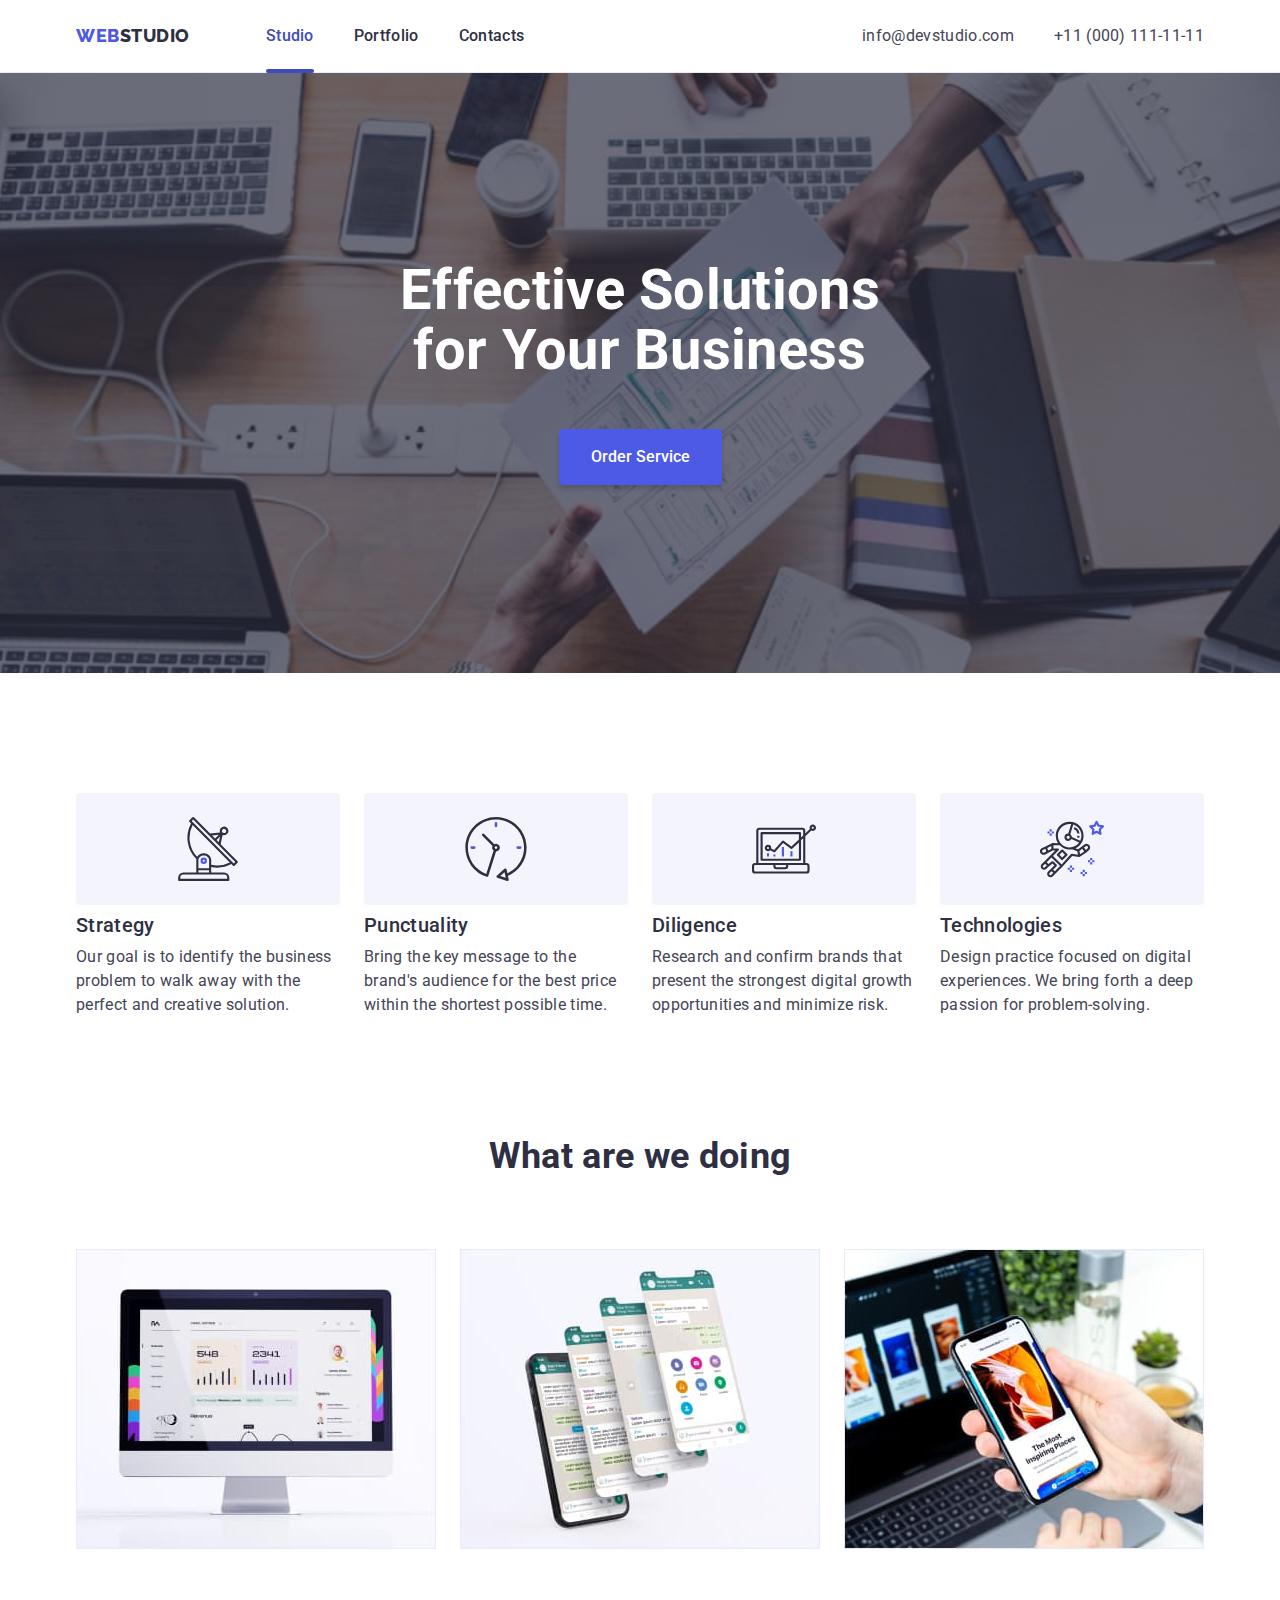
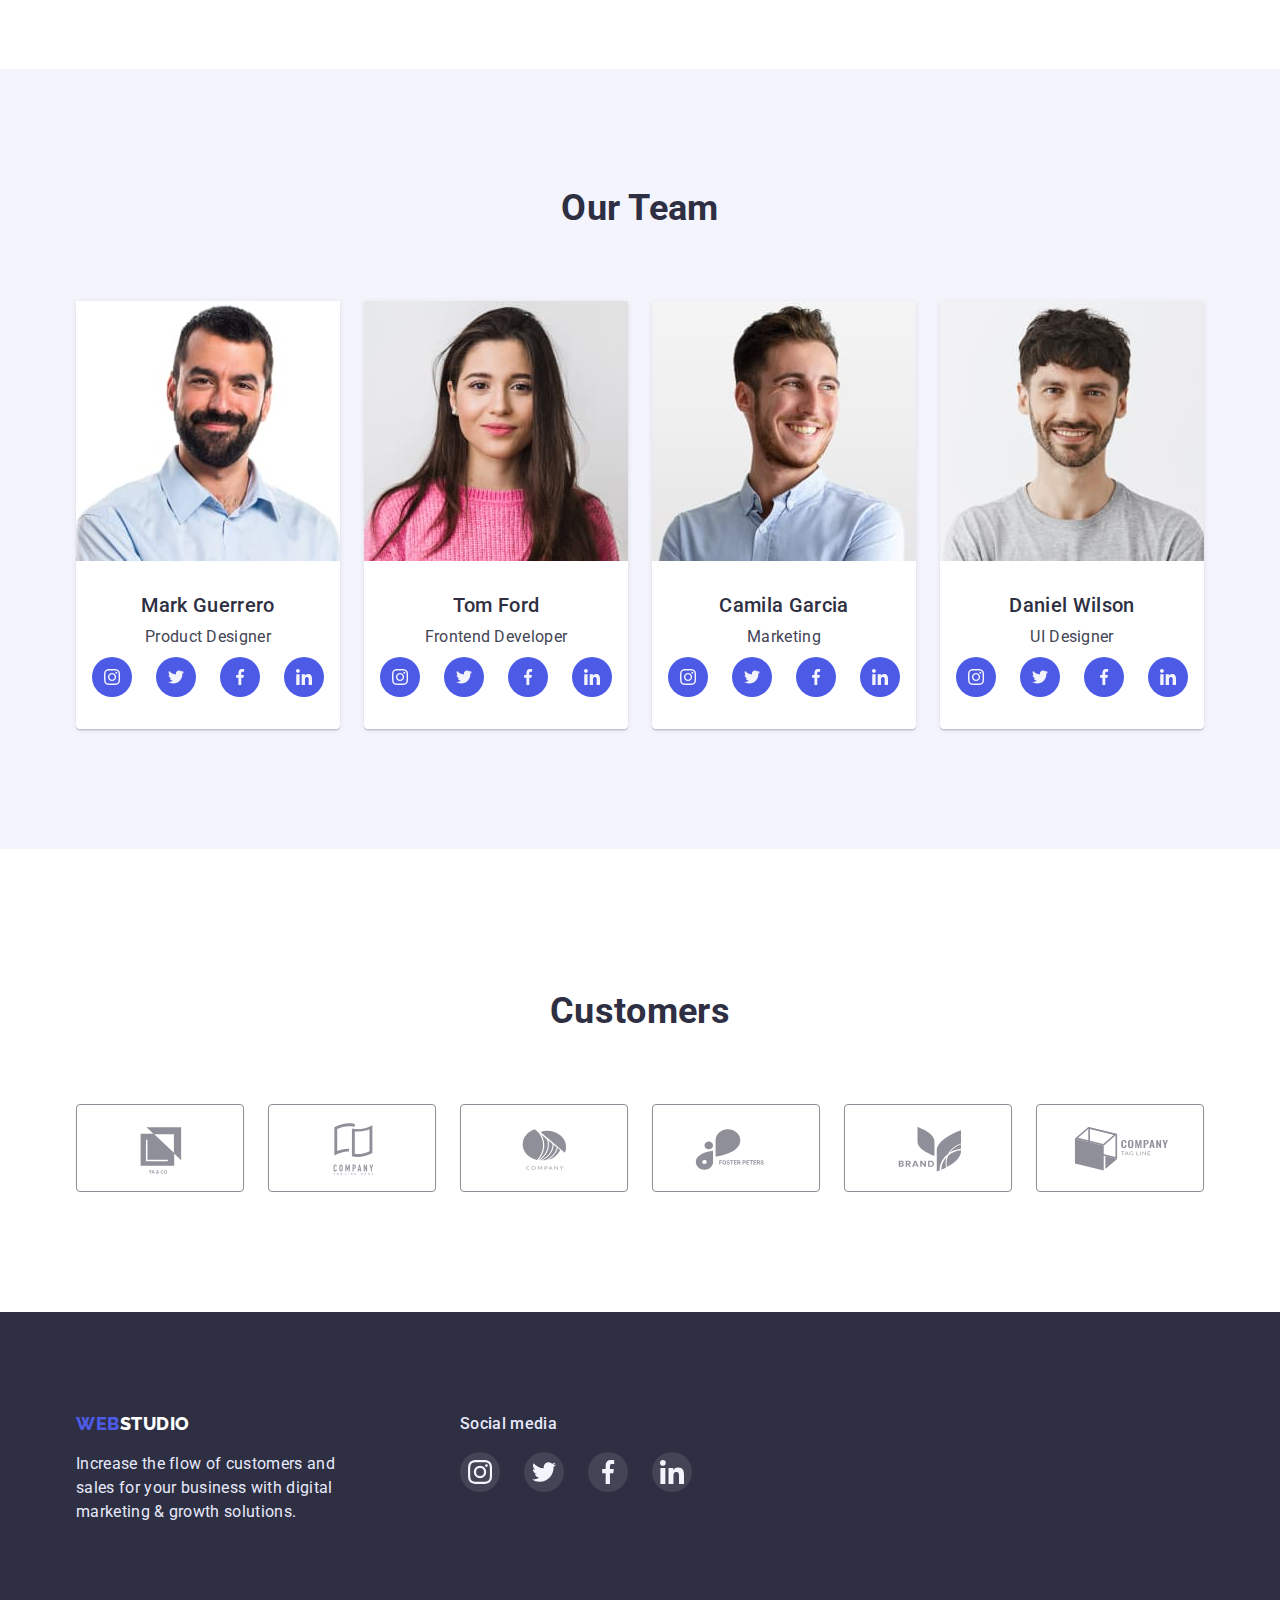
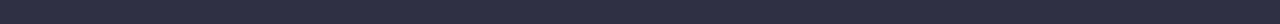
<file: index.html>
<!DOCTYPE html>
<html lang="en">
  <head>
    <meta charset="UTF-8" />
    <meta http-equiv="X-UA-Compatible" content="IE=edge" />
    <meta name="viewport" content="width=device-width, initial-scale=1.0" />
    <title>Web Studio</title>
    <link
      rel="stylesheet"
      href="https://cdnjs.cloudflare.com/ajax/libs/modern-normalize/1.1.0/modern-normalize.min.css"
    />
    <link rel="preconnect" href="https://fonts.googleapis.com" />
    <link rel="preconnect" href="https://fonts.gstatic.com" crossorigin />
    <link
      href="https://fonts.googleapis.com/css2?family=Raleway:wght@800&family=Roboto:wght@400;500;700&display=swap"
      rel="stylesheet"
    />
    <link rel="stylesheet" href="./css/styles.css" />
  </head>
  <body>
    <header>
      <div class="container">
        <div class="header-container">
          <nav class="header-nav">
            <a class="logo" href="./index.html">
              Web<span class="logo-decorate">Studio</span>
            </a>
            <ul class="header-menu">
              <li>
                <a class="navigation-link current" href="./index.html">
                  Studio
                </a>
              </li>
              <li>
                <a class="navigation-link" href="./portfolio.html">
                  Portfolio
                </a>
              </li>
              <li>
                <a class="navigation-link" href=""> Contacts </a>
              </li>
            </ul>
          </nav>
          <address>
            <ul class="header-adress">
              <li>
                <a class="address-link" href="mailto:info@devstudio.com"
                  >info@devstudio.com</a
                >
              </li>
              <li>
                <a class="address-link" href="tel:+110001111111"
                  >+11 (000) 111-11-11</a
                >
              </li>
            </ul>
          </address>
        </div>
      </div>
    </header>

    <main>
      <section class="hero">
        <div class="container">
          <h1 class="hero-title">Effective Solutions for Your Business</h1>
          <button class="hero-button" type="button" data-modal-open>
            Order Service
          </button>
        </div>
      </section>
      <section class="benefits">
        <div class="container">
          <h2 class="section-title visually-hidden">Benefits</h2>
          <ul class="benefits-list">
            <li class="benefits-item">
              <div class="benefits-icon-thumb">
                <svg class="benefits-icon">
                  <use
                    href="./images/icons.svg#icon-antenna"
                    width="64"
                    height="64"
                  ></use>
                </svg>
              </div>
              <h3 class="benefits-title">Strategy</h3>
              <p class="benefits-description">
                Our goal is to identify the business problem to walk away with
                the perfect and creative solution.
              </p>
            </li>
            <li class="benefits-item">
              <div class="benefits-icon-thumb">
                <svg class="benefits-icon">
                  <use
                    href="./images/icons.svg#icon-clock"
                    width="64"
                    height="64"
                  ></use>
                </svg>
              </div>
              <h3 class="benefits-title">Punctuality</h3>
              <p class="benefits-description">
                Bring the key message to the brand's audience for the best price
                within the shortest possible time.
              </p>
            </li>
            <li class="benefits-item">
              <div class="benefits-icon-thumb">
                <svg class="benefits-icon">
                  <use
                    href="./images/icons.svg#icon-diagram"
                    width="64"
                    height="64"
                  ></use>
                </svg>
              </div>
              <h3 class="benefits-title">Diligence</h3>
              <p class="benefits-description">
                Research and confirm brands that present the strongest digital
                growth opportunities and minimize risk.
              </p>
            </li>
            <li class="benefits-item">
              <div class="benefits-icon-thumb">
                <svg class="benefits-icon">
                  <use
                    href="./images/icons.svg#icon-astronaut"
                    width="64"
                    height="64"
                  ></use>
                </svg>
              </div>
              <h3 class="benefits-title">Technologies</h3>
              <p class="benefits-description">
                Design practice focused on digital experiences. We bring forth a
                deep passion for problem-solving.
              </p>
            </li>
          </ul>
        </div>
      </section>
      <section class="works">
        <div class="container">
          <h2 class="section-title">What are we doing</h2>
          <ul class="works-list">
            <li>
              <img
                src="./images/img1.jpg"
                alt="Monoblock"
                width="360"
                height="300"
              />
            </li>
            <li>
              <img
                src="./images/img2.jpg"
                alt="Mobile phone"
                width="360"
                height="300"
              />
            </li>
            <li>
              <img
                src="./images/img3.jpg"
                alt="Notebock"
                width="360"
                height="300"
              />
            </li>
          </ul>
        </div>
      </section>
      <section class="team-section">
        <div class="container">
          <h2 class="section-title">Our Team</h2>
          <ul class="team-list">
            <li class="team-card">
              <img
                src="./images/teamcard1.jpg"
                alt="Mark Guerrero"
                width="264"
                height="260"
              />
              <div class="team-card-name">
                <h3 class="team-card-title">Mark Guerrero</h3>
                <p class="team-card-description">Product Designer</p>
                <ul class="socials-list">
                  <li class="socials-item">
                    <a class="socials-link" href="#">
                      <svg class="socials-icon">
                        <use href="./images/icons.svg#icon-instagram"></use>
                      </svg>
                    </a>
                  </li>
                  <li class="socials-item">
                    <a class="socials-link" href="#">
                      <svg class="socials-icon">
                        <use href="./images/icons.svg#icon-twitter"></use>
                      </svg>
                    </a>
                  </li>
                  <li class="socials-item">
                    <a class="socials-link" href="#">
                      <svg class="socials-icon">
                        <use href="./images/icons.svg#icon-facebook"></use>
                      </svg>
                    </a>
                  </li>
                  <li class="socials-item">
                    <a class="socials-link" href="#">
                      <svg class="socials-icon">
                        <use href="./images/icons.svg#icon-linkedin"></use>
                      </svg>
                    </a>
                  </li>
                </ul>
              </div>
            </li>
            <li class="team-card">
              <img
                src="./images/teamcard2.jpg"
                alt="Tom Ford"
                width="264"
                height="260"
              />
              <div class="team-card-name">
                <h3 class="team-card-title">Tom Ford</h3>
                <p class="team-card-description">Frontend Developer</p>
                <ul class="socials-list">
                  <li class="socials-item">
                    <a class="socials-link" href="#">
                      <svg class="socials-icon">
                        <use href="./images/icons.svg#icon-instagram"></use>
                      </svg>
                    </a>
                  </li>
                  <li class="socials-item">
                    <a class="socials-link" href="#">
                      <svg class="socials-icon">
                        <use href="./images/icons.svg#icon-twitter"></use>
                      </svg>
                    </a>
                  </li>
                  <li class="socials-item">
                    <a class="socials-link" href="#">
                      <svg class="socials-icon">
                        <use href="./images/icons.svg#icon-facebook"></use>
                      </svg>
                    </a>
                  </li>
                  <li class="socials-item">
                    <a class="socials-link" href="#">
                      <svg class="socials-icon">
                        <use href="./images/icons.svg#icon-linkedin"></use>
                      </svg>
                    </a>
                  </li>
                </ul>
              </div>
            </li>
            <li class="team-card">
              <img
                src="./images/teamcard3.jpg"
                alt="Camila Garcia"
                width="264"
                height="260"
              />
              <div class="team-card-name">
                <h3 class="team-card-title">Camila Garcia</h3>
                <p class="team-card-description">Marketing</p>
                <ul class="socials-list">
                  <li class="socials-item">
                    <a class="socials-link" href="#">
                      <svg class="socials-icon">
                        <use href="./images/icons.svg#icon-instagram"></use>
                      </svg>
                    </a>
                  </li>
                  <li class="socials-item">
                    <a class="socials-link" href="#">
                      <svg class="socials-icon">
                        <use href="./images/icons.svg#icon-twitter"></use>
                      </svg>
                    </a>
                  </li>
                  <li class="socials-item">
                    <a class="socials-link" href="#">
                      <svg class="socials-icon">
                        <use href="./images/icons.svg#icon-facebook"></use>
                      </svg>
                    </a>
                  </li>
                  <li class="socials-item">
                    <a class="socials-link" href="#">
                      <svg class="socials-icon">
                        <use href="./images/icons.svg#icon-linkedin"></use>
                      </svg>
                    </a>
                  </li>
                </ul>
              </div>
            </li>
            <li class="team-card">
              <img
                src="./images/teamcard4.jpg"
                alt="Daniel Wilson"
                width="264"
                height="260"
              />
              <div class="team-card-name">
                <h3 class="team-card-title">Daniel Wilson</h3>
                <p class="team-card-description">UI Designer</p>
                <ul class="socials-list">
                  <li class="socials-item">
                    <a class="socials-link" href="#">
                      <svg class="socials-icon">
                        <use href="./images/icons.svg#icon-instagram"></use>
                      </svg>
                    </a>
                  </li>
                  <li class="socials-item">
                    <a class="socials-link" href="#">
                      <svg class="socials-icon">
                        <use href="./images/icons.svg#icon-twitter"></use>
                      </svg>
                    </a>
                  </li>
                  <li class="socials-item">
                    <a class="socials-link" href="#">
                      <svg class="socials-icon">
                        <use href="./images/icons.svg#icon-facebook"></use>
                      </svg>
                    </a>
                  </li>
                  <li class="socials-item">
                    <a class="socials-link" href="#">
                      <svg class="socials-icon">
                        <use href="./images/icons.svg#icon-linkedin"></use>
                      </svg>
                    </a>
                  </li>
                </ul>
              </div>
            </li>
          </ul>
        </div>
      </section>
      <section class="customers">
        <div class="container">
          <h2 class="section-title">Customers</h2>
          <ul class="customers-list">
            <li class="customers-item">
              <a class="customers-link" href="#">
                <svg class="customers-icon">
                  <use href="./images/icons.svg#icon-company1"></use>
                </svg>
              </a>
            </li>
            <li class="customers-item">
              <a class="customers-link" href="#">
                <svg class="customers-icon">
                  <use href="./images/icons.svg#icon-company2"></use>
                </svg>
              </a>
            </li>
            <li class="customers-item">
              <a class="customers-link" href="#">
                <svg class="customers-icon">
                  <use href="./images/icons.svg#icon-company3"></use>
                </svg>
              </a>
            </li>
            <li class="customers-item">
              <a class="customers-link" href="#">
                <svg class="customers-icon">
                  <use href="./images/icons.svg#icon-company4"></use>
                </svg>
              </a>
            </li>
            <li class="customers-item">
              <a class="customers-link" href="#">
                <svg class="customers-icon">
                  <use href="./images/icons.svg#icon-company5"></use>
                </svg>
              </a>
            </li>
            <li class="customers-item">
              <a class="customers-link" href="#">
                <svg class="customers-icon">
                  <use href="./images/icons.svg#icon-company6"></use>
                </svg>
              </a>
            </li>
          </ul>
        </div>
      </section>
    </main>

    <footer>
      <div class="container">
        <div class="footer-container">
          <div class="footer-description">
            <a class="logo" href="./index.html">
              Web<span class="logo-decorate">Studio</span>
            </a>
            <p class="footer-info">
              Increase the flow of customers and sales for your business with
              digital marketing & growth solutions.
            </p>
          </div>
          <div class="footer-social">
            <p class="footer-social-title">Social media</p>
            <ul class="footer-socials-list">
              <li class="footer-socials-item">
                <a class="footer-socials-link" href="#">
                  <svg class="footer-socials-icon">
                    <use href="./images/icons.svg#icon-instagram"></use>
                  </svg>
                </a>
              </li>
              <li class="footer-socials-item">
                <a class="footer-socials-link" href="#">
                  <svg class="footer-socials-icon">
                    <use href="./images/icons.svg#icon-twitter"></use>
                  </svg>
                </a>
              </li>
              <li class="footer-socials-item">
                <a class="footer-socials-link" href="#">
                  <svg class="footer-socials-icon">
                    <use href="./images/icons.svg#icon-facebook"></use>
                  </svg>
                </a>
              </li>
              <li class="footer-socials-item">
                <a class="footer-socials-link" href="#">
                  <svg class="footer-socials-icon">
                    <use href="./images/icons.svg#icon-linkedin"></use>
                  </svg>
                </a>
              </li>
            </ul>
          </div>
        </div>
      </div>
    </footer>
    <div class="backdrop is-hidden" data-modal>
      <div class="modal">
        <button class="modal-close" type="button" data-modal-close>
          <svg class="modal-button-icon">
            <use href="./images/icons.svg#icon-close"></use>
          </svg>
        </button>
      </div>
    </div>
    <script src="./js/modal.js"></script>
  </body>
</html>
</file>
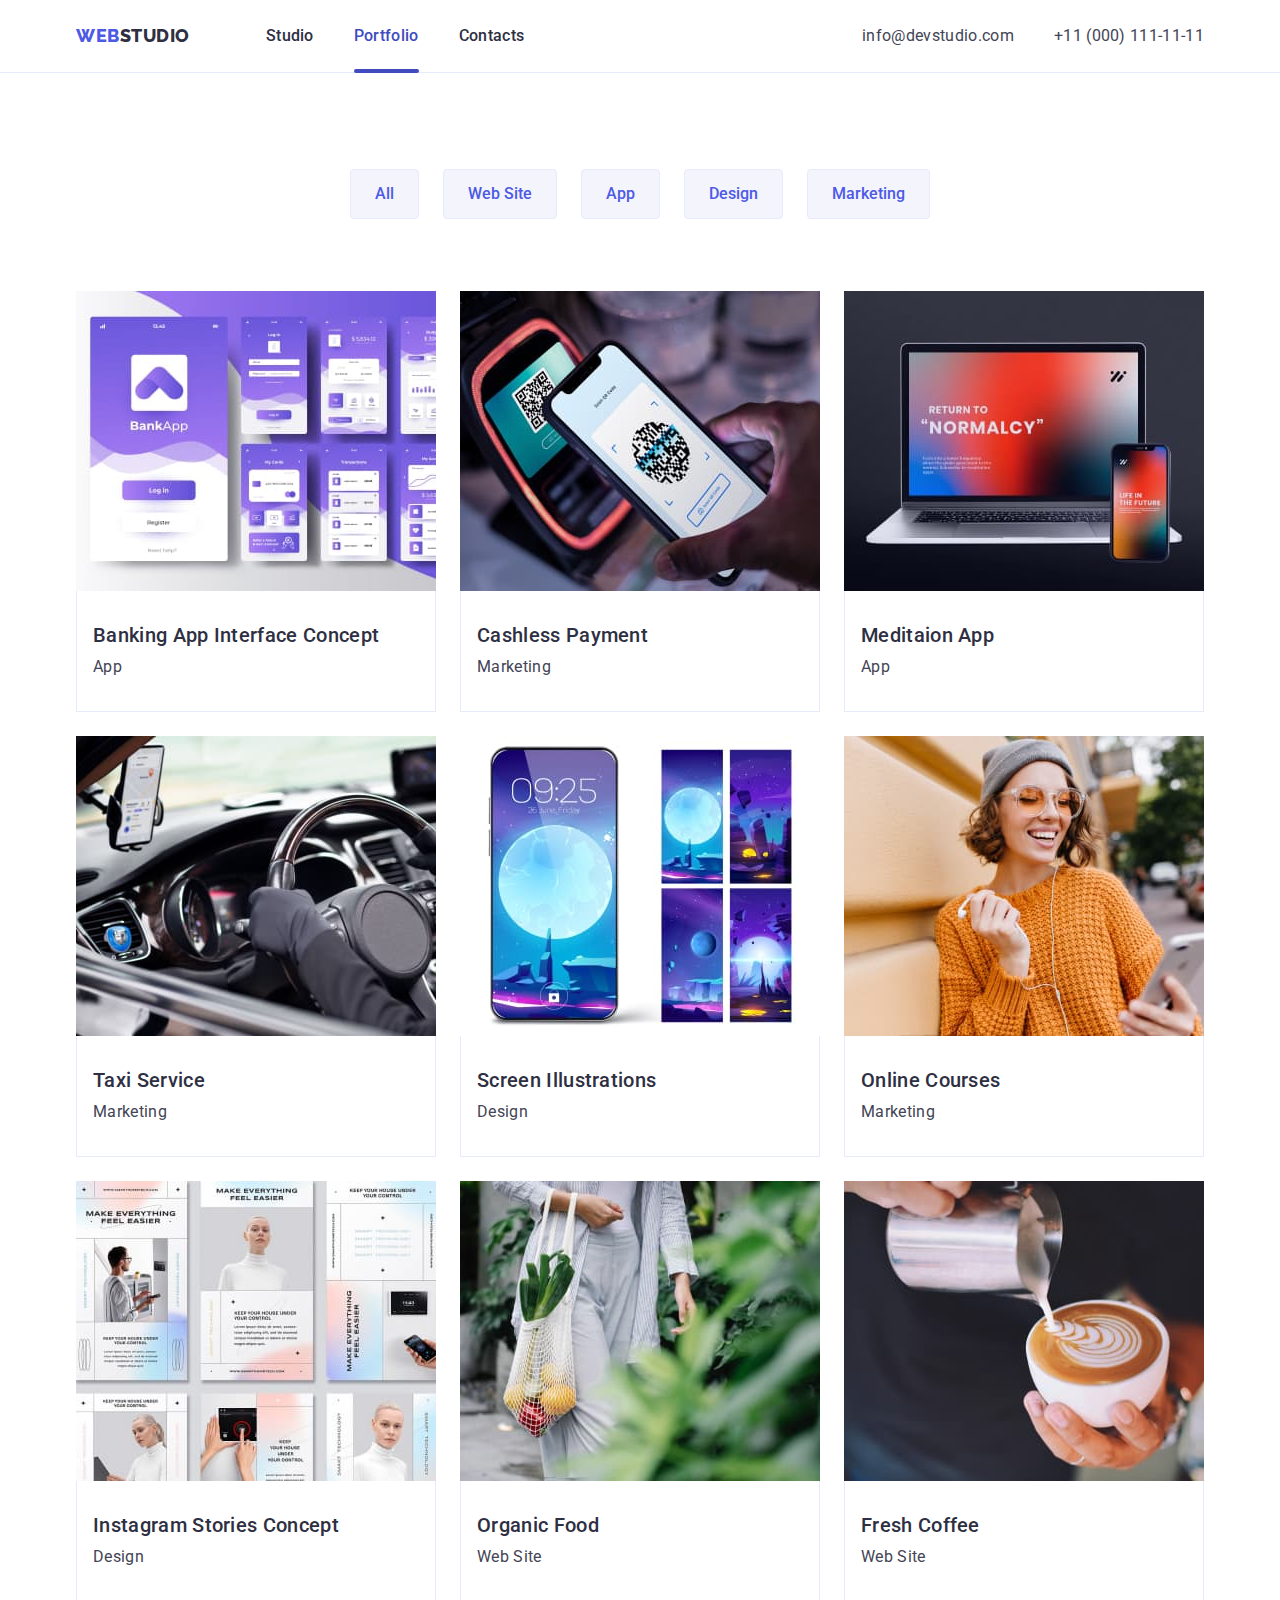
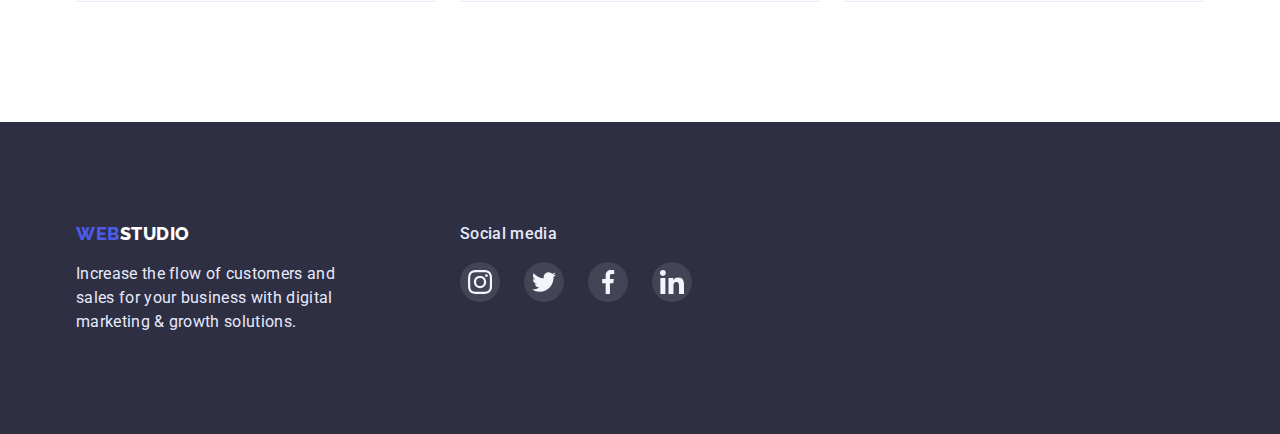
<file: portfolio.html>
<!DOCTYPE html>
<html lang="en">
  <head>
    <meta charset="UTF-8" />
    <meta http-equiv="X-UA-Compatible" content="IE=edge" />
    <meta name="viewport" content="width=device-width, initial-scale=1.0" />
    <title>Web Studio</title>
    <link
      rel="stylesheet"
      href="https://cdnjs.cloudflare.com/ajax/libs/modern-normalize/1.1.0/modern-normalize.min.css"
    />
    <link rel="preconnect" href="https://fonts.googleapis.com" />
    <link rel="preconnect" href="https://fonts.gstatic.com" crossorigin />
    <link
      href="https://fonts.googleapis.com/css2?family=Raleway:wght@800&family=Roboto:wght@400;500;700&display=swap"
      rel="stylesheet"
    />
    <link rel="stylesheet" href="./css/styles.css" />
  </head>
  <body>
    <header>
      <div class="container">
        <div class="header-container">
          <nav class="header-nav">
            <a class="logo" href="./index.html">
              Web<span class="logo-decorate">Studio</span>
            </a>
            <ul class="header-menu">
              <li>
                <a class="navigation-link" href="./index.html"> Studio </a>
              </li>
              <li>
                <a class="navigation-link current" href="./portfolio.html">
                  Portfolio
                </a>
              </li>
              <li>
                <a class="navigation-link" href=""> Contacts </a>
              </li>
            </ul>
          </nav>
          <address>
            <ul class="header-adress">
              <li>
                <a class="address-link" href="mailto:info@devstudio.com"
                  >info@devstudio.com</a
                >
              </li>
              <li>
                <a class="address-link" href="tel:+110001111111"
                  >+11 (000) 111-11-11</a
                >
              </li>
            </ul>
          </address>
        </div>
      </div>
    </header>

    <main>
      <section class="portfolio">
        <div class="container">
          <h1 class="visually-hidden">Portfolio</h1>
          <ul class="portfolio-filter-menu">
            <li>
              <button class="portfolio-filter-btn" type="button">All</button>
            </li>
            <li>
              <button class="portfolio-filter-btn" type="button">
                Web Site
              </button>
            </li>
            <li>
              <button class="portfolio-filter-btn" type="button">App</button>
            </li>
            <li>
              <button class="portfolio-filter-btn" type="button">Design</button>
            </li>
            <li>
              <button class="portfolio-filter-btn" type="button">
                Marketing
              </button>
            </li>
          </ul>
          <ul class="portfolio-filter-list">
            <li class="portfolio-project-item">
              <a class="portfolio-project-link" href="">
                <div class="portfolio-image">
                  <img
                    src="./images/ProjectCard1.jpg"
                    alt="Banking App Interface Concept"
                    width="360"
                    height="300"
                  />
                  <p class="portfolio-description">
                    14 Stylish and User-Friendly App Design Concepts · Task
                    Manager App · Calorie Tracker App · Exotic Fruit Ecommerce
                    App · Cloud Storage App
                  </p>
                </div>
                <div class="portfolio-project-name">
                  <h2 class="portfolio-project-title">
                    Banking App Interface Concept
                  </h2>
                  <p class="portfolio-project-type">App</p>
                </div></a
              >
            </li>
            <li class="portfolio-project-item">
              <a class="portfolio-project-link" href="">
                <div class="portfolio-image">
                  <img
                    src="./images/ProjectCard2.jpg"
                    alt="Cashless Payment"
                    width="360"
                    height="300"
                  />
                  <p class="portfolio-description">
                    14 Stylish and User-Friendly App Design Concepts · Task
                    Manager App · Calorie Tracker App · Exotic Fruit Ecommerce
                    App · Cloud Storage App
                  </p>
                </div>
                <div class="portfolio-project-name">
                  <h2 class="portfolio-project-title">Cashless Payment</h2>
                  <p class="portfolio-project-type">Marketing</p>
                </div></a
              >
            </li>
            <li class="portfolio-project-item">
              <a class="portfolio-project-link" href="">
                <div class="portfolio-image">
                  <img
                    src="./images/ProjectCard3.jpg"
                    alt="Meditaion App"
                    width="360"
                    height="300"
                  />
                  <p class="portfolio-description">
                    14 Stylish and User-Friendly App Design Concepts · Task
                    Manager App · Calorie Tracker App · Exotic Fruit Ecommerce
                    App · Cloud Storage App
                  </p>
                </div>
                <div class="portfolio-project-name">
                  <h2 class="portfolio-project-title">Meditaion App</h2>
                  <p class="portfolio-project-type">App</p>
                </div></a
              >
            </li>
            <li class="portfolio-project-item">
              <a class="portfolio-project-link" href="">
                <div class="portfolio-image">
                  <img
                    src="./images/ProjectCard4.jpg"
                    alt="Taxi Service"
                    width="360"
                    height="300"
                  />
                  <p class="portfolio-description">
                    14 Stylish and User-Friendly App Design Concepts · Task
                    Manager App · Calorie Tracker App · Exotic Fruit Ecommerce
                    App · Cloud Storage App
                  </p>
                </div>
                <div class="portfolio-project-name">
                  <h2 class="portfolio-project-title">Taxi Service</h2>
                  <p class="portfolio-project-type">Marketing</p>
                </div></a
              >
            </li>
            <li class="portfolio-project-item">
              <a class="portfolio-project-link" href="">
                <div class="portfolio-image">
                  <img
                    src="./images/ProjectCard5.jpg"
                    alt="Screen Illustrations"
                    width="360"
                    height="300"
                  />
                  <p class="portfolio-description">
                    14 Stylish and User-Friendly App Design Concepts · Task
                    Manager App · Calorie Tracker App · Exotic Fruit Ecommerce
                    App · Cloud Storage App
                  </p>
                </div>
                <div class="portfolio-project-name">
                  <h2 class="portfolio-project-title">Screen Illustrations</h2>
                  <p class="portfolio-project-type">Design</p>
                </div></a
              >
            </li>
            <li class="portfolio-project-item">
              <a class="portfolio-project-link" href="">
                <div class="portfolio-image">
                  <img
                    src="./images/ProjectCard6.jpg"
                    alt="Online Courses"
                    width="360"
                    height="300"
                  />
                  <p class="portfolio-description">
                    14 Stylish and User-Friendly App Design Concepts · Task
                    Manager App · Calorie Tracker App · Exotic Fruit Ecommerce
                    App · Cloud Storage App
                  </p>
                </div>
                <div class="portfolio-project-name">
                  <h2 class="portfolio-project-title">Online Courses</h2>
                  <p class="portfolio-project-type">Marketing</p>
                </div></a
              >
            </li>
            <li class="portfolio-project-item">
              <a class="portfolio-project-link" href="">
                <div class="portfolio-image">
                  <img
                    src="./images/ProjectCard7.jpg"
                    alt="Instagram Stories Concept"
                    width="360"
                    height="300"
                  />
                  <p class="portfolio-description">
                    14 Stylish and User-Friendly App Design Concepts · Task
                    Manager App · Calorie Tracker App · Exotic Fruit Ecommerce
                    App · Cloud Storage App
                  </p>
                </div>
                <div class="portfolio-project-name">
                  <h2 class="portfolio-project-title">
                    Instagram Stories Concept
                  </h2>
                  <p class="portfolio-project-type">Design</p>
                </div></a
              >
            </li>
            <li class="portfolio-project-item">
              <a class="portfolio-project-link" href="">
                <div class="portfolio-image">
                  <img
                    src="./images/ProjectCard8.jpg"
                    alt="Organic Food"
                    width="360"
                    height="300"
                  />
                  <p class="portfolio-description">
                    14 Stylish and User-Friendly App Design Concepts · Task
                    Manager App · Calorie Tracker App · Exotic Fruit Ecommerce
                    App · Cloud Storage App
                  </p>
                </div>
                <div class="portfolio-project-name">
                  <h2 class="portfolio-project-title">Organic Food</h2>
                  <p class="portfolio-project-type">Web Site</p>
                </div></a
              >
            </li>

            <li class="portfolio-project-item">
              <a class="portfolio-project-link" href="">
                <div class="portfolio-image">
                  <img
                    src="./images/ProjectCard9.jpg"
                    alt="Fresh Coffee"
                    width="360"
                    height="300"
                  />
                  <p class="portfolio-description">
                    14 Stylish and User-Friendly App Design Concepts · Task
                    Manager App · Calorie Tracker App · Exotic Fruit Ecommerce
                    App · Cloud Storage App
                  </p>
                </div>
                <div class="portfolio-project-name">
                  <h2 class="portfolio-project-title">Fresh Coffee</h2>
                  <p class="portfolio-project-type">Web Site</p>
                </div></a
              >
            </li>
          </ul>
        </div>
      </section>
    </main>

    <footer>
      <div class="container">
        <div class="footer-container">
          <div class="footer-description">
            <a class="logo" href="./index.html">
              Web<span class="logo-decorate">Studio</span>
            </a>
            <p class="footer-info">
              Increase the flow of customers and sales for your business with
              digital marketing & growth solutions.
            </p>
          </div>
          <div class="footer-social">
            <p class="footer-social-title">Social media</p>
            <ul class="footer-socials-list">
              <li class="footer-socials-item">
                <a class="footer-socials-link" href="#">
                  <svg class="footer-socials-icon">
                    <use href="./images/icons.svg#icon-instagram"></use>
                  </svg>
                </a>
              </li>
              <li class="footer-socials-item">
                <a class="footer-socials-link" href="#">
                  <svg class="footer-socials-icon">
                    <use href="./images/icons.svg#icon-twitter"></use>
                  </svg>
                </a>
              </li>
              <li class="footer-socials-item">
                <a class="footer-socials-link" href="#">
                  <svg class="footer-socials-icon">
                    <use href="./images/icons.svg#icon-facebook"></use>
                  </svg>
                </a>
              </li>
              <li class="footer-socials-item">
                <a class="footer-socials-link" href="#">
                  <svg class="footer-socials-icon">
                    <use href="./images/icons.svg#icon-linkedin"></use>
                  </svg>
                </a>
              </li>
            </ul>
          </div>
        </div>
      </div>
    </footer>
    <script src="./js/modal.js"></script>
  </body>
</html>
</file>
<file: css/styles.css>
:root{
    --primary-brand-color:#4D5AE5;
    --pressed-state-color:#404BBF;
    --body-text-color:#434455;
    --headings-color:#2E2F42;
    --accent-color:#E7E9FC;
    --inverted-text-color:#fff;
}

body{
    color:var(--body-text-color);
    font-family:'Roboto', sans-serif;
    font-size:16px;
    line-height:1.5;
    letter-spacing: 0.02em;
    background-color:var(--inverted-text-color);
}

ul{
    list-style-type: none;
    margin: 0;
    padding: 0;
}

img {
    display: block;
    max-width: 100%;
    height: auto;
}

h1,
h2,
h3,
h4,
h5,
h6,
p {
    margin: 0;
    padding: 0;
}

.visually-hidden {
    position: absolute;
    width: 1px;
    height: 1px;
    margin: -1px;
    border: 0;
    padding: 0;
    white-space: nowrap;
    clip-path: inset(100%);
    clip: rect(0 0 0 0);
    overflow: hidden;
}

.container {
    width: 100%;
    max-width: 1158px;
    padding: 0 15px;
    margin: 0 auto;
}

.section-title {
    text-align: center;
    color: var(--headings-color);
    font-weight: 700;
    font-size: 36px;
    line-height: 1.11;
}

/* Header */
header{
    border-bottom: 1px solid var(--accent-color);
}

.header-container{
    display:flex;
    align-items: center;
    gap:40px;

}

.header-nav{
    display: flex;
    gap:76px;
    flex-grow: 1;
    align-items: center;
}
.header-menu{
    display: flex;
    gap: 40px;
}
.header-adress{
    display: flex;
    gap: 40px;
}

.navigation-link {
    position: relative;
    color: var(--headings-color);
    font-weight: 500;
}

.navigation-link.current{
    color:var(--pressed-state-color);
}

.navigation-link.current::after {
  position: absolute;
  bottom: -1px;
  display: block;
  width: 100%;
  height: 4px;
  background-color: var(--pressed-state-color);
  border-radius: 2px;
  content: '';
} 

.logo{
    color:var(--primary-brand-color);
    font-family: 'Raleway', sans-serif;
    font-weight: 800;
    font-size: 18px;
    line-height: 1.33;
    letter-spacing: 0.03em;
    text-transform: uppercase;
    text-decoration: none;
}

.logo-decorate{
    color:var(--headings-color);
}



.navigation-link, .address-link{
    text-decoration: none;
    display:inline-block;
    padding: 24px 0;
    transition: color 250ms cubic-bezier(0.4, 0, 0.2, 1);
}


.address-link{
    color: var(--body-text-color);
    font-style: normal;
}

.navigation-link:hover,
.address-link:hover{
    color:var(--pressed-state-color);
}

.navigation-link:focus,
.address-link:focus {
    color: var(--pressed-state-color);
}

/* Footer*/

.footer-container{
    display:flex;
    gap:120px;
}

footer .logo-decorate {
    color: var(--inverted-text-color);
}

footer {
    background-color: var(--headings-color);
    padding: 100px 0;
}

.footer-info {
    color: var(--accent-color);
    max-width: 264px;
}


.footer-container .logo{
    display:inline-block;
    margin-bottom:16px;
}

.footer-social-title{
    margin-bottom: 16px;
    color: var(--accent-color);
    font-weight: 500;
}

/* Footer-socials*/
.footer-socials-list {
    display: flex;
    justify-content: center;
    gap: 24px;
}

.footer-socials-item {
    width: 40px;
    height: 40px;
}

.footer-socials-link {
    display: flex;
    align-items: center;
    justify-content: center;
    width: 100%;
    height: 100%;
    background-color: #FFFFFF1A;;
    border-radius: 50%;
    transition: background-color 250ms cubic-bezier(0.4, 0, 0.2, 1);
}

.footer-socials-link:hover, .footer-socials-link:focus {
    background-color: #31D0AA;
}

.footer-socials-icon {
    width: 24px;
    height: 24px;
}
/* Hero section*/
.hero{
    background-color: var(--headings-color);
    background-attachment: fixed;
    background-image: linear-gradient(rgba(46, 47, 66, 0.7), rgba(46, 47, 66, 0.7)), url(../images/hero-bg.jpg);
    background-repeat: no-repeat;
    background-position: center;
    background-size: cover;
    max-width:1440px;
    margin:0 auto;
    color:var(--inverted-text-color);
    text-align: center;
    padding: 188px 0;
}

.hero-title{
    font-size: 56px;
    line-height: 1.07; 
    margin-bottom:48px;
    width:496px;
    display:inline-block;
}

.hero-button{
    margin:0 auto;
    display:block;
    font-family: 'Roboto';
    font-weight: 500;
    font-size: 16px;
    line-height: 1.5;
    color: var(--inverted-text-color);
    background-color: var(--primary-brand-color);
    cursor: pointer;
    border-radius: 4px;
    border-width: 0;
    padding: 16px 32px;
    box-shadow: 0px 4px 4px rgba(0, 0, 0, 0.15);
    transition: background-color 250ms cubic-bezier(0.4, 0, 0.2, 1);
}

.hero-button:hover, .hero-button:focus{
    background-color: var(--pressed-state-color);
}


/* Benefits section*/

.benefits{
    padding:120px 0; 
}
.benefits-title{
    color:var(--headings-color);
    font-weight: 500;
    font-size: 20px;
    line-height: 1.2;
}

.benefits-list{
    display:flex;
    gap:24px;
}

.benefits-item{
    flex-basis: calc((100% - 72px) / 4);
}

.benefits-title{
    margin-bottom:8px;
}

.benefits-icon-thumb{
    display:flex;
    align-items: center;
    justify-content: center;
    margin-bottom: 8px;
    width:264px;
    height:112px;
    background: #F4F4FD;
    border-radius: 4px;
}
.benefits-icon{
    width: 64px;
    height: 64px;
}

/* Works section*/

.works{
    padding-bottom:120px;
}

.works-list{
    margin-top:72px;
    display: flex;
    gap:24px;
}


/* Team section*/
.team-section{
    background-color: #F4F4FD;
    padding: 120px 0;
}

.team-card{
    background-color: var(--inverted-text-color);
    text-align: center;
    box-shadow: 0px 1px 6px rgba(46, 47, 66, 0.08), 0px 1px 1px rgba(46, 47, 66, 0.16), 0px 2px 1px rgba(46, 47, 66, 0.08);
    border-radius: 0px 0px 4px 4px;
}

.team-card-title{
    color:var(--headings-color);
    font-weight: 500;
    font-size: 20px;
    line-height: 1.2;
    margin-bottom:8px;
}

.team-card-description{
    margin-bottom: 8px;
}

.team-list{
    margin-top: 72px;
    display:flex;
    gap:24px;

}

.team-card-name{
    padding:32px 16px;
}

/* Socials */
.socials-list {
    display: flex;
    justify-content: center;
    gap: 24px;
}

.socials-item {
    width: 40px;
    height: 40px;
}

.socials-link {
    display: flex;
    align-items: center;
    justify-content: center;
    width: 100%;
    height: 100%;
    background-color: var(--primary-brand-color);
    border-radius: 50%;
    transition: background-color 250ms cubic-bezier(0.4, 0, 0.2, 1);
}

.socials-link:hover, .socials-link:focus {
    background-color: var(--pressed-state-color);
}

.socials-icon {
    width: 16px;
    height: 16px;
}

/*Customers*/

.customers{
    padding-top: 143px;
    padding-bottom:120px;
}

.customers .section-title{
    margin-bottom: 72px;
}

.customers-list {
    display: flex;
    justify-content: center;
    gap: 24px;
}

.customers-link {
    display: flex;
    align-items: center;
    justify-content: center;
    border: 1px solid #8E8F99;
    border-radius: 4px;
    width: 168px;
    height: 88px;
    padding: 16px 32px;
    fill: #8E8F99;
    transition: fill 250ms cubic-bezier(0.4, 0, 0.2, 1), border 250ms cubic-bezier(0.4, 0, 0.2, 1);
}

.customers-link:hover, .customers-link:focus {
    fill: var(--primary-brand-color);
    border: 1px solid var(--primary-brand-color);
}

.customers-icon{
    width: 104px;
    height: 56px;
}


/*Portfolio*/


.portfolio{
 padding:96px 0 120px 0; 
}
.portfolio-filter-menu{
    display:flex;
    gap:24px; 
    justify-content: center;
}

.portfolio-filter-list{
    display: flex;
    gap: 24px;
    flex-wrap: wrap;
    margin-top:72px;
}


.portfolio-project-item{
flex-basis: calc((100% - 48px) / 3);

}

.portfolio-filter-btn{
    background-color: #F4F4FD;
    color:var(--primary-brand-color);
    font-family: 'Roboto';
    font-weight: 500;
    font-size: 16px;
    line-height: 1.5;
    cursor: pointer;
    border: 1px solid #E7E9FC;
    border-radius: 4px;
    padding:12px 24px;
    transition: background-color 250ms cubic-bezier(0.4, 0, 0.2, 1), box-shadow 250ms cubic-bezier(0.4, 0, 0.2, 1), border 250ms cubic-bezier(0.4, 0, 0.2, 1);
}

.portfolio-filter-btn:hover, .portfolio-filter-btn:focus{
    background-color: var(--pressed-state-color);
    color:var(--inverted-text-color);
    box-shadow: 0px 3px 1px rgba(0, 0, 0, 0.1), 
                0px 2px 1px rgba(0, 0, 0, 0.08), 
                0px 2px 2px rgba(0, 0, 0, 0.12);
    border: 1px solid var(--primary-brand-color);
}

.portfolio-project-link{
    text-decoration: none;
    display: block;
    transition: box-shadow 250ms cubic-bezier(0.4, 0, 0.2, 1);
}

.portfolio-image {
    position: relative;
    overflow: hidden;
}

.portfolio-description {
    padding: 40px 32px 0 32px;
    position: absolute;
    top: 0;
    left: 0;
    width: 100%;
    height: 100%;
    color: #F4F4FD;
    background-color: var(--primary-brand-color);
    transform: translateY(100%);
    transition: transform 250ms cubic-bezier(0.4, 0, 0.2, 1);
}

.portfolio-project-link:hover .portfolio-description, .portfolio-project-link:focus .portfolio-description {
    transform: translateY(0);
}


.portfolio-project-link:hover,.portfolio-project-link:focus{
        box-shadow: 0px 1px 6px rgba(46, 47, 66, 0.08),
            0px 1px 1px rgba(46, 47, 66, 0.16),
            0px 2px 1px rgba(46, 47, 66, 0.08);
}

.portfolio-project-title{
    color:var(--headings-color);
    font-weight: 500;
    font-size: 20px;
    line-height: 1.2;
    margin-bottom:8px;
}

.portfolio-project-name{
    padding:32px 0 32px 16px;
    border-bottom:1px solid var(--accent-color);
    border-left: 1px solid var(--accent-color);
    border-right: 1px solid var(--accent-color);

}


.portfolio-project-type{
    color: var(--body-text-color);
    font-family: 'Roboto', sans-serif;
    font-weight: 400;
    font-size: 16px;
    line-height: 1.5;
}

/* Modal */
.backdrop {
    position: fixed;
    z-index: 1;
    top: 0;
    left: 0;
    display: flex;
    align-items: center;
    justify-content: center;
    width: 100%;
    height: 100%;
    padding: 20px 0;
    background-color: rgba(46, 47, 66, 0.4);;
    transition: opacity 250ms cubic-bezier(0.4, 0, 0.2, 1), visibility 250ms cubic-bezier(0.4, 0, 0.2, 1);
}

.backdrop.is-hidden {
    opacity: 0;
    visibility: hidden;
    pointer-events: none;
}

.modal {
    position: relative;
    overflow: auto;
    width: 100%;
    max-width: 408px;
    max-height: 576px;
    height: 100%;
    background-color:#FCFCFC;
    transition: transform 250ms cubic-bezier(0.4, 0, 0.2, 1);
    box-shadow: 0px 1px 1px rgba(0, 0, 0, 0.14), 0px 1px 3px rgba(0, 0, 0, 0.12), 0px 2px 1px rgba(0, 0, 0, 0.2);
    border-radius: 4px;
}

.backdrop.is-hidden .modal {
    transform: scale(0);
}

.modal-close {
    position: absolute;
    top: 24px;
    right: 24px;
    border:none;
    background-color: #FCFCFC;
    cursor:pointer;
    display: flex;
    align-items: center;
    justify-content: center;
    width: 24px;
    height: 24px;
    background-color: #E7E9FC;
    border: 1px solid rgba(0, 0, 0, 0.1);
    border-radius: 50%;
    transition: background-color 250ms cubic-bezier(0.4, 0, 0.2, 1), border 250ms cubic-bezier(0.4, 0, 0.2, 1), fill 250ms cubic-bezier(0.4, 0, 0.2, 1) ;
}

.modal-close:hover{
    background-color: var(--pressed-state-color);
    border:none;
    fill: var(--inverted-text-color);
}

.modal-button-icon{
    width: 8px;
    height: 8px;
}
</file>
